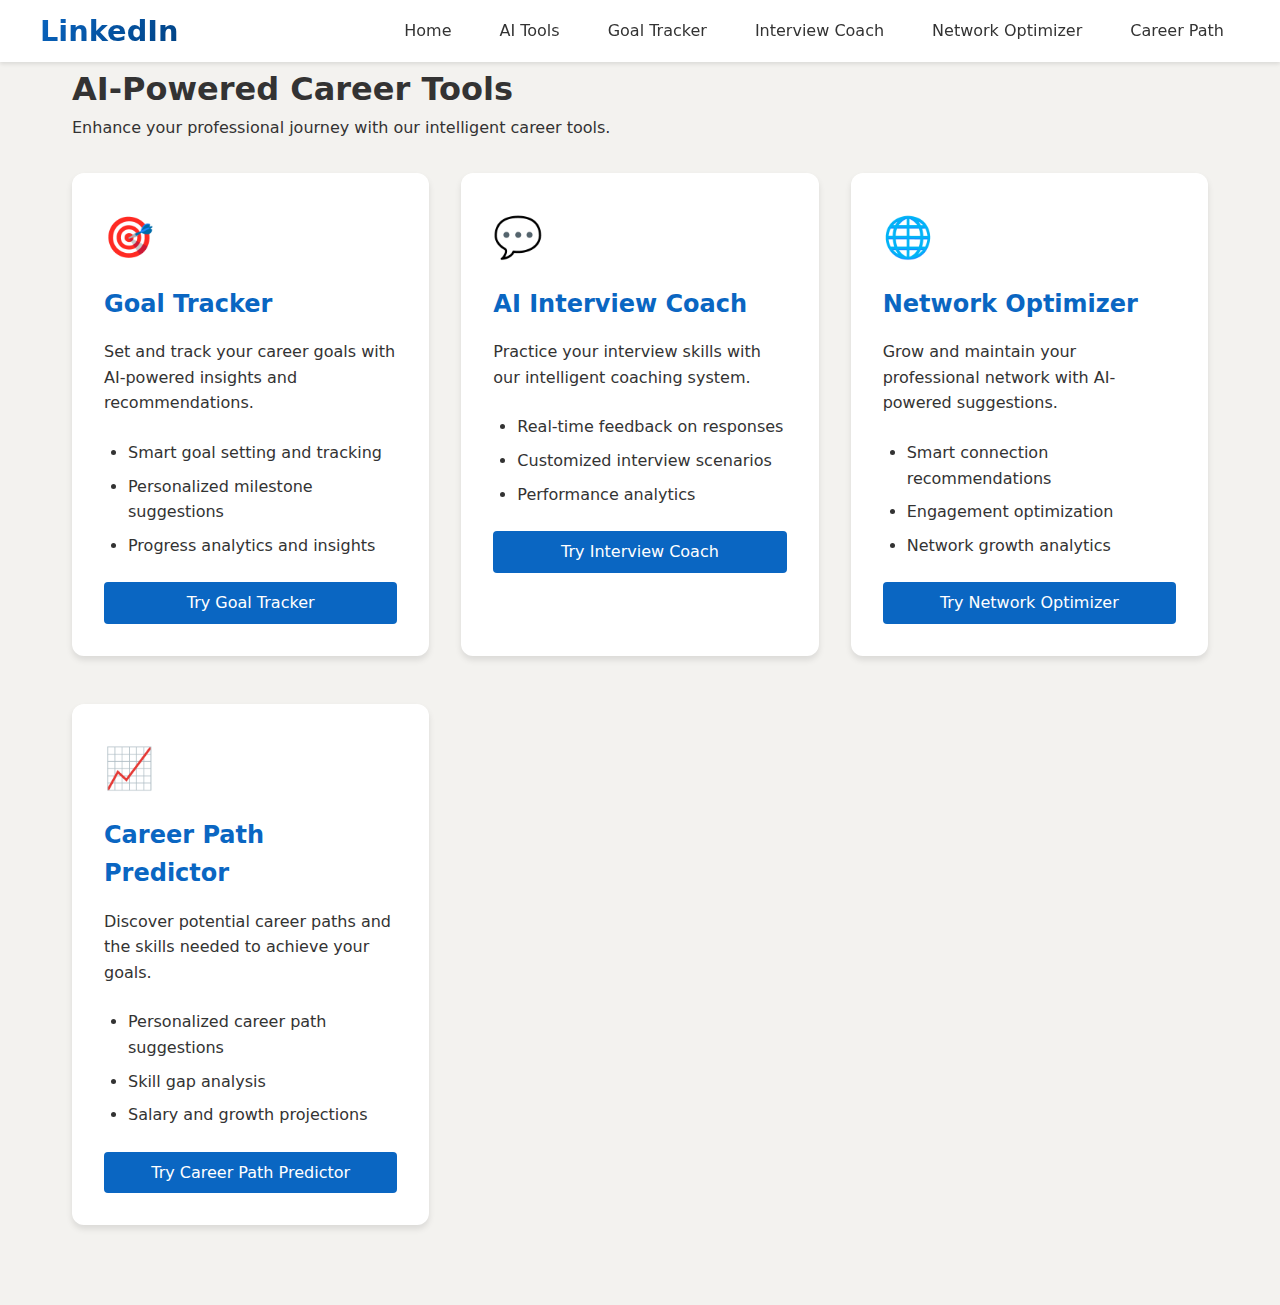
<file: ai-features.html>
<!DOCTYPE html>
<html lang="en">
<head>
    <meta charset="UTF-8">
    <meta name="viewport" content="width=device-width, initial-scale=1.0">
    <title>LinkedIn - AI Features</title>
    <link rel="stylesheet" href="styles.css">
    <style>
        .ai-features {
            max-width: 1200px;
            margin: 2rem auto;
            padding: 2rem;
        }

        .feature-grid {
            display: grid;
            grid-template-columns: repeat(auto-fit, minmax(300px, 1fr));
            gap: 2rem;
            margin-top: 2rem;
        }

        .feature-card {
            background: white;
            border-radius: 12px;
            padding: 2rem;
            box-shadow: 0 4px 6px rgba(0, 0, 0, 0.1);
            transition: transform 0.3s ease, box-shadow 0.3s ease;
        }

        .feature-card:hover {
            transform: translateY(-5px);
            box-shadow: 0 8px 16px rgba(0, 0, 0, 0.1);
        }

        .feature-icon {
            font-size: 2.5rem;
            margin-bottom: 1rem;
            color: var(--primary-color);
        }

        .feature-card h3 {
            color: var(--primary-color);
            margin-bottom: 1rem;
            font-size: 1.5rem;
        }

        .feature-card p {
            color: var(--text-color);
            margin-bottom: 1.5rem;
            line-height: 1.6;
        }

        .feature-benefits {
            margin: 1.5rem 0;
            padding-left: 1.5rem;
        }

        .feature-benefits li {
            margin-bottom: 0.5rem;
            color: var(--text-color);
        }

        .feature-cta {
            margin-top: 1.5rem;
        }

        .feature-cta .btn {
            width: 100%;
            text-align: center;
        }

        @media (max-width: 768px) {
            .ai-features {
                margin: 1rem;
                padding: 1rem;
            }

            .feature-grid {
                grid-template-columns: 1fr;
            }
        }
    </style>
</head>
<body>
    <header class="header">
        <nav class="nav">
            <a href="index.html" class="logo">LinkedIn</a>
            <div class="nav-links">
                <a href="index.html">Home</a>
                <a href="ai-features.html">AI Tools</a>
                <a href="goal-tracker.html">Goal Tracker</a>
                <a href="interview-coach.html">Interview Coach</a>
                <a href="network-optimizer.html">Network Optimizer</a>
                <a href="career-path.html">Career Path</a>
            </div>
        </nav>
    </header>

    <main class="ai-features">
        <h1>AI-Powered Career Tools</h1>
        <p>Enhance your professional journey with our intelligent career tools.</p>

        <div class="feature-grid">
            <div class="feature-card">
                <div class="feature-icon">🎯</div>
                <h3>Goal Tracker</h3>
                <p>Set and track your career goals with AI-powered insights and recommendations.</p>
                <ul class="feature-benefits">
                    <li>Smart goal setting and tracking</li>
                    <li>Personalized milestone suggestions</li>
                    <li>Progress analytics and insights</li>
                </ul>
                <div class="feature-cta">
                    <a href="goal-tracker.html" class="btn">Try Goal Tracker</a>
                </div>
            </div>

            <div class="feature-card">
                <div class="feature-icon">💬</div>
                <h3>AI Interview Coach</h3>
                <p>Practice your interview skills with our intelligent coaching system.</p>
                <ul class="feature-benefits">
                    <li>Real-time feedback on responses</li>
                    <li>Customized interview scenarios</li>
                    <li>Performance analytics</li>
                </ul>
                <div class="feature-cta">
                    <a href="interview-coach.html" class="btn">Try Interview Coach</a>
                </div>
            </div>

            <div class="feature-card">
                <div class="feature-icon">🌐</div>
                <h3>Network Optimizer</h3>
                <p>Grow and maintain your professional network with AI-powered suggestions.</p>
                <ul class="feature-benefits">
                    <li>Smart connection recommendations</li>
                    <li>Engagement optimization</li>
                    <li>Network growth analytics</li>
                </ul>
                <div class="feature-cta">
                    <a href="network-optimizer.html" class="btn">Try Network Optimizer</a>
                </div>
            </div>

            <div class="feature-card">
                <div class="feature-icon">📈</div>
                <h3>Career Path Predictor</h3>
                <p>Discover potential career paths and the skills needed to achieve your goals.</p>
                <ul class="feature-benefits">
                    <li>Personalized career path suggestions</li>
                    <li>Skill gap analysis</li>
                    <li>Salary and growth projections</li>
                </ul>
                <div class="feature-cta">
                    <a href="career-path.html" class="btn">Try Career Path Predictor</a>
                </div>
            </div>
        </div>
    </main>
</body>
</html>
</file>
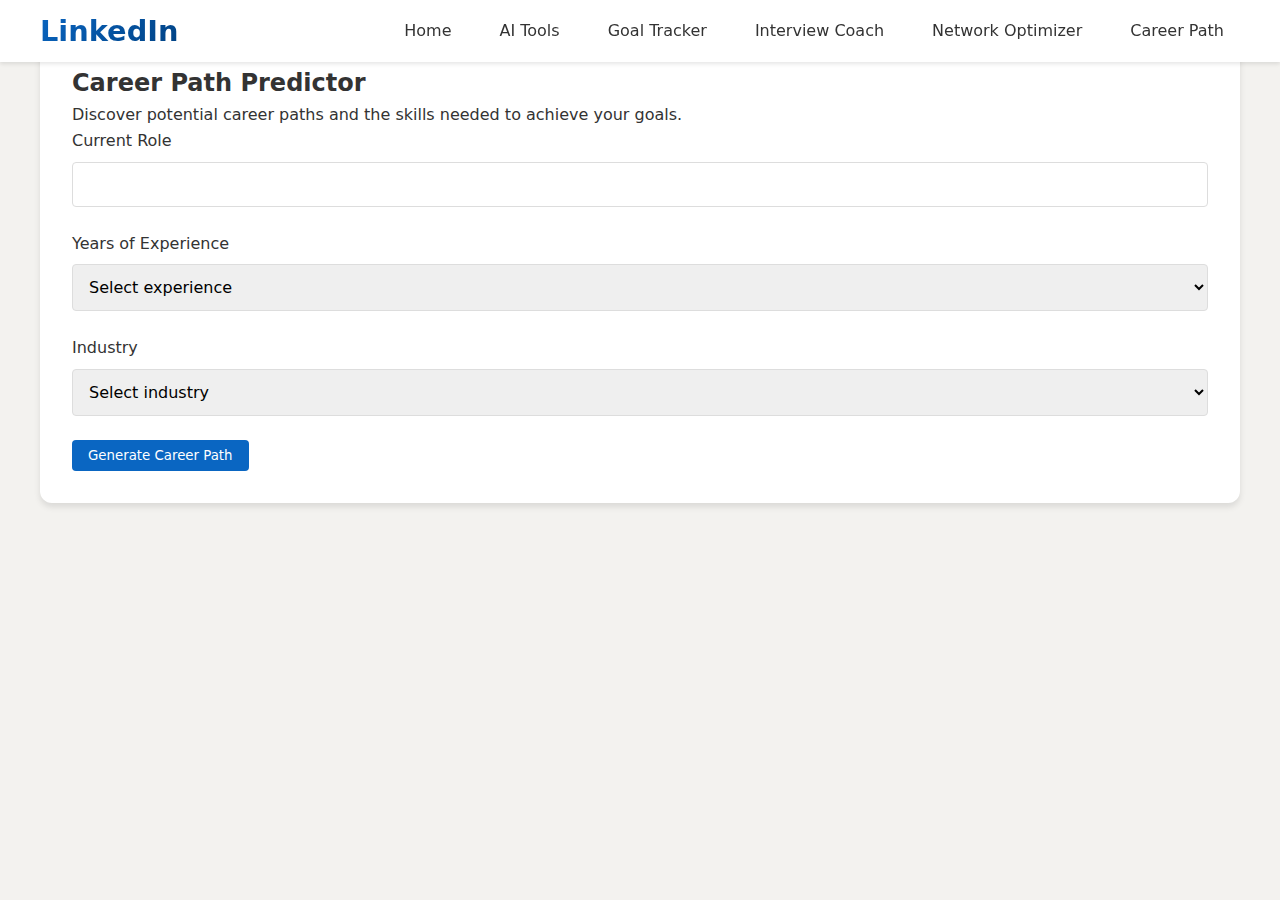
<file: career-path.html>
<!DOCTYPE html>
<html lang="en">
<head>
    <meta charset="UTF-8">
    <meta name="viewport" content="width=device-width, initial-scale=1.0">
    <title>LinkedIn - Career Path Predictor</title>
    <link rel="stylesheet" href="styles.css">
    <style>
        .career-path {
            max-width: 1200px;
            margin: 2rem auto;
            padding: 2rem;
            background: white;
            border-radius: 12px;
            box-shadow: var(--card-shadow);
        }

        .path-form {
            background: white;
            padding: 1.5rem;
            border-radius: 8px;
            margin-bottom: 2rem;
            box-shadow: var(--card-shadow);
        }

        .form-group {
            margin-bottom: 1.5rem;
        }

        .form-group label {
            display: block;
            margin-bottom: 0.5rem;
            color: var(--text-color);
            font-weight: 500;
        }

        .form-group input,
        .form-group select {
            width: 100%;
            padding: 0.75rem;
            border: 1px solid var(--border-color);
            border-radius: 4px;
            font-size: 1rem;
        }

        .form-group input:focus,
        .form-group select:focus {
            border-color: var(--career-path-primary);
            box-shadow: 0 0 0 2px rgba(106, 27, 154, 0.2);
        }

        .path-visualization {
            background: white;
            padding: 2rem;
            border-radius: 8px;
            margin-bottom: 2rem;
            box-shadow: var(--card-shadow);
        }

        .path-timeline {
            display: flex;
            justify-content: space-between;
            align-items: center;
            margin: 2rem 0;
            position: relative;
        }

        .path-timeline::before {
            content: '';
            position: absolute;
            top: 50%;
            left: 0;
            right: 0;
            height: 2px;
            background: var(--gradient-career);
            z-index: 1;
        }

        .path-node {
            background: white;
            width: 50px;
            height: 50px;
            border-radius: 50%;
            display: flex;
            align-items: center;
            justify-content: center;
            border: 2px solid var(--career-path-primary);
            position: relative;
            z-index: 2;
            cursor: pointer;
            transition: all 0.3s ease;
        }

        .path-node:hover {
            transform: scale(1.1);
            background: var(--career-path-accent);
            color: white;
        }

        .path-node.active {
            background: var(--career-path-primary);
            color: white;
        }

        .path-details {
            background: white;
            padding: 1.5rem;
            border-radius: 8px;
            margin-top: 2rem;
            box-shadow: var(--card-shadow);
        }

        .salary-progress {
            width: 100%;
            height: 8px;
            background: var(--border-color);
            border-radius: 4px;
            margin: 1rem 0;
            overflow: hidden;
        }

        .salary-bar {
            height: 100%;
            background: var(--gradient-career);
            width: 0%;
            transition: width 0.3s ease;
        }

        .ai-insights {
            margin-top: 2rem;
            padding: 1.5rem;
            background: white;
            border-radius: 8px;
            border-left: 4px solid var(--career-path-primary);
            box-shadow: var(--card-shadow);
        }

        .insight-item {
            margin-bottom: 1rem;
            padding: 1rem;
            background: var(--career-path-accent);
            color: white;
            border-radius: 4px;
            box-shadow: var(--card-shadow);
        }

        .btn-submit {
            background: var(--gradient-career);
            color: white;
            border: none;
            padding: 0.75rem 1.5rem;
            border-radius: 4px;
            cursor: pointer;
            transition: transform 0.2s ease;
        }

        .btn-submit:hover {
            transform: translateY(-2px);
        }

        .path-node::after {
            content: attr(data-title);
            position: absolute;
            bottom: -30px;
            left: 50%;
            transform: translateX(-50%);
            white-space: nowrap;
            color: #333;
            font-size: 0.9rem;
        }

        @media (max-width: 768px) {
            .career-path {
                margin: 1rem;
                padding: 1rem;
            }

            .path-nodes {
                flex-direction: column;
                align-items: center;
                gap: 2rem;
            }

            .path-line {
                display: none;
            }

            .path-node::after {
                bottom: auto;
                left: 100%;
                top: 50%;
                transform: translateY(-50%);
                margin-left: 1rem;
            }
        }
    </style>
</head>
<body>
    <header class="header">
        <nav class="nav">
            <a href="index.html" class="logo">LinkedIn</a>
            <div class="nav-links">
                <a href="index.html">Home</a>
                <a href="ai-features.html">AI Tools</a>
                <a href="goal-tracker.html">Goal Tracker</a>
                <a href="interview-coach.html">Interview Coach</a>
                <a href="network-optimizer.html">Network Optimizer</a>
                <a href="career-path.html">Career Path</a>
            </div>
        </nav>
    </header>

    <main class="career-path">
        <h2>Career Path Predictor</h2>
        <p>Discover potential career paths and the skills needed to achieve your goals.</p>

        <form id="careerForm">
            <div class="form-group">
                <label for="currentRole">Current Role</label>
                <input type="text" id="currentRole" required>
            </div>

            <div class="form-group">
                <label for="experience">Years of Experience</label>
                <select id="experience" required>
                    <option value="">Select experience</option>
                    <option value="0-2">0-2 years</option>
                    <option value="3-5">3-5 years</option>
                    <option value="6-10">6-10 years</option>
                    <option value="10+">10+ years</option>
                </select>
            </div>

            <div class="form-group">
                <label for="industry">Industry</label>
                <select id="industry" required>
                    <option value="">Select industry</option>
                    <option value="tech">Technology</option>
                    <option value="finance">Finance</option>
                    <option value="healthcare">Healthcare</option>
                    <option value="education">Education</option>
                </select>
            </div>

            <button type="submit" class="btn">Generate Career Path</button>
        </form>

        <div class="path-visualization" id="pathVisualization" style="display: none;">
            <div class="path-line"></div>
            <div class="path-nodes">
                <div class="path-node active" data-title="Current Role" onclick="showPathDetails('current')">1</div>
                <div class="path-node" data-title="Next Step" onclick="showPathDetails('next')">2</div>
                <div class="path-node" data-title="Mid Career" onclick="showPathDetails('mid')">3</div>
                <div class="path-node" data-title="Senior Level" onclick="showPathDetails('senior')">4</div>
                <div class="path-node" data-title="Leadership" onclick="showPathDetails('leadership')">5</div>
            </div>
        </div>

        <div class="path-details" id="pathDetails" style="display: none;">
            <div class="detail-section">
                <h3>Role Overview</h3>
                <p id="roleDescription"></p>
            </div>

            <div class="detail-section">
                <h3>Required Skills</h3>
                <div class="skill-list" id="requiredSkills"></div>
            </div>

            <div class="detail-section">
                <h3>Salary Range</h3>
                <div class="salary-range">
                    <span id="minSalary"></span>
                    <div class="salary-bar">
                        <div class="salary-progress" id="salaryProgress"></div>
                    </div>
                    <span id="maxSalary"></span>
                </div>
            </div>

            <div class="detail-section">
                <h3>Growth Opportunities</h3>
                <p id="growthOpportunities"></p>
            </div>
        </div>

        <div class="ai-insights" id="aiInsights" style="display: none;">
            <h3>AI Career Insights</h3>
            <div class="insight-item">
                <div class="insight-title">Skill Development</div>
                <div class="insight-text">
                    Based on your current skills and experience, we recommend focusing on these areas for career advancement.
                </div>
            </div>
            <div class="insight-item">
                <div class="insight-title">Industry Trends</div>
                <div class="insight-text">
                    The demand for professionals with your skill set is expected to grow by 15% in the next 5 years.
                </div>
            </div>
        </div>
    </main>

    <script>
        const careerForm = document.getElementById('careerForm');
        const pathVisualization = document.getElementById('pathVisualization');
        const pathDetails = document.getElementById('pathDetails');
        const aiInsights = document.getElementById('aiInsights');

        // Sample career path data
        const careerPaths = {
            tech: {
                current: {
                    title: "Software Engineer",
                    description: "Entry-level position focusing on coding and development tasks.",
                    skills: ["JavaScript", "HTML", "CSS", "Git"],
                    salary: { min: 60000, max: 90000 }
                },
                next: {
                    title: "Senior Software Engineer",
                    description: "Mid-level position with more responsibility and technical leadership.",
                    skills: ["React", "Node.js", "AWS", "System Design"],
                    salary: { min: 90000, max: 130000 }
                },
                mid: {
                    title: "Tech Lead",
                    description: "Leading technical projects and mentoring junior developers.",
                    skills: ["Architecture", "Team Leadership", "Project Management"],
                    salary: { min: 130000, max: 160000 }
                },
                senior: {
                    title: "Engineering Manager",
                    description: "Managing engineering teams and technical strategy.",
                    skills: ["People Management", "Strategic Planning", "Budgeting"],
                    salary: { min: 160000, max: 200000 }
                },
                leadership: {
                    title: "CTO",
                    description: "Leading the entire technical organization and strategy.",
                    skills: ["Executive Leadership", "Business Strategy", "Innovation"],
                    salary: { min: 200000, max: 300000 }
                }
            }
        };

        function showPathDetails(level) {
            // Update active node
            document.querySelectorAll('.path-node').forEach(node => {
                node.classList.remove('active');
            });
            event.target.classList.add('active');

            // Get current industry
            const industry = document.getElementById('industry').value;
            const pathData = careerPaths[industry][level];

            // Update details
            document.getElementById('roleDescription').textContent = pathData.description;
            
            const skillsList = document.getElementById('requiredSkills');
            skillsList.innerHTML = pathData.skills.map(skill => 
                `<span class="skill-tag">${skill}</span>`
            ).join('');

            document.getElementById('minSalary').textContent = `$${pathData.salary.min.toLocaleString()}`;
            document.getElementById('maxSalary').textContent = `$${pathData.salary.max.toLocaleString()}`;
            
            const salaryRange = pathData.salary.max - pathData.salary.min;
            const progress = ((pathData.salary.min - 60000) / (300000 - 60000)) * 100;
            document.getElementById('salaryProgress').style.width = `${progress}%`;

            document.getElementById('growthOpportunities').textContent = 
                `This role offers opportunities for ${level === 'leadership' ? 'board positions and industry leadership' : 'further advancement in technical and management roles'}.`;
        }

        careerForm.addEventListener('submit', function(e) {
            e.preventDefault();
            
            // Show visualization and details
            pathVisualization.style.display = 'block';
            pathDetails.style.display = 'block';
            aiInsights.style.display = 'block';

            // Show initial path details
            showPathDetails('current');
        });
    </script>
</body>
</html>
</file>
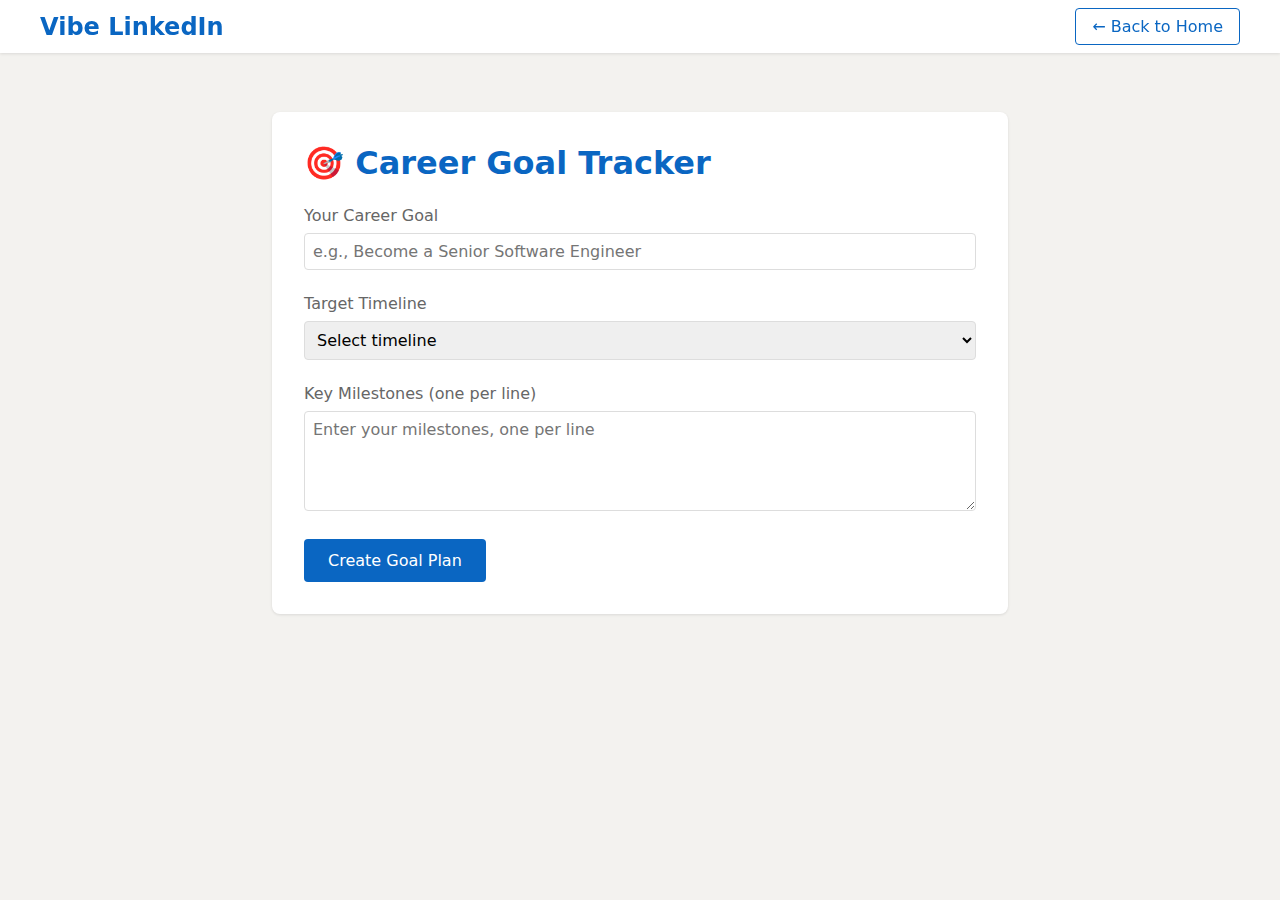
<file: goal-tracker.html>
<!DOCTYPE html>
<html lang="en">
<head>
    <meta charset="UTF-8">
    <meta name="viewport" content="width=device-width, initial-scale=1.0">
    <title>Career Goal Tracker - Vibe LinkedIn</title>
    <style>
        * {
            margin: 0;
            padding: 0;
            box-sizing: border-box;
            font-family: -apple-system, system-ui, BlinkMacSystemFont, "Segoe UI", Roboto, "Helvetica Neue", Arial, sans-serif;
        }

        body {
            background-color: #f3f2ef;
        }

        .header {
            background-color: white;
            padding: 0.5rem 1rem;
            box-shadow: 0 1px 3px rgba(0,0,0,0.1);
            position: fixed;
            width: 100%;
            top: 0;
            z-index: 100;
        }

        .nav {
            display: flex;
            justify-content: space-between;
            align-items: center;
            max-width: 1200px;
            margin: 0 auto;
        }

        .logo {
            color: #0a66c2;
            font-size: 1.5rem;
            font-weight: bold;
            text-decoration: none;
        }

        .back-btn {
            color: #0a66c2;
            text-decoration: none;
            padding: 0.5rem 1rem;
            border: 1px solid #0a66c2;
            border-radius: 4px;
        }

        .main-content {
            max-width: 800px;
            margin: 5rem auto;
            padding: 2rem;
        }

        .goal-section {
            background-color: white;
            padding: 2rem;
            border-radius: 8px;
            box-shadow: 0 1px 3px rgba(0,0,0,0.1);
            margin-bottom: 2rem;
        }

        h1 {
            color: #0a66c2;
            margin-bottom: 1.5rem;
        }

        .form-group {
            margin-bottom: 1.5rem;
        }

        label {
            display: block;
            margin-bottom: 0.5rem;
            color: #666;
        }

        input, textarea, select {
            width: 100%;
            padding: 0.5rem;
            border: 1px solid #ddd;
            border-radius: 4px;
            font-size: 1rem;
        }

        textarea {
            min-height: 100px;
            resize: vertical;
        }

        .btn {
            background-color: #0a66c2;
            color: white;
            padding: 0.75rem 1.5rem;
            border: none;
            border-radius: 4px;
            cursor: pointer;
            font-size: 1rem;
        }

        .btn:hover {
            background-color: #004182;
        }

        .goal-card {
            background-color: white;
            padding: 1.5rem;
            border-radius: 8px;
            box-shadow: 0 1px 3px rgba(0,0,0,0.1);
            margin-bottom: 1rem;
        }

        .goal-title {
            color: #0a66c2;
            font-size: 1.2rem;
            margin-bottom: 0.5rem;
        }

        .goal-description {
            color: #666;
            margin-bottom: 1rem;
        }

        .progress-bar {
            height: 8px;
            background-color: #e6f2ff;
            border-radius: 4px;
            margin-bottom: 1rem;
        }

        .progress {
            height: 100%;
            background-color: #0a66c2;
            border-radius: 4px;
            width: 0%;
            transition: width 0.3s ease;
        }

        .milestones {
            margin-top: 1rem;
        }

        .milestone {
            display: flex;
            align-items: center;
            margin-bottom: 0.5rem;
        }

        .milestone input[type="checkbox"] {
            margin-right: 0.5rem;
        }

        .milestone.completed {
            color: #666;
            text-decoration: line-through;
        }

        .loading {
            display: none;
            text-align: center;
            margin: 1rem 0;
        }

        .loading::after {
            content: "...";
            animation: dots 1.5s steps(5, end) infinite;
        }

        @keyframes dots {
            0%, 20% { content: "."; }
            40% { content: ".."; }
            60%, 100% { content: "..."; }
        }
    </style>
</head>
<body>
    <header class="header">
        <nav class="nav">
            <a href="index.html" class="logo">Vibe LinkedIn</a>
            <a href="index.html" class="back-btn">← Back to Home</a>
        </nav>
    </header>

    <main class="main-content">
        <div class="goal-section">
            <h1>🎯 Career Goal Tracker</h1>
            
            <form id="goalForm">
                <div class="form-group">
                    <label for="goal">Your Career Goal</label>
                    <input type="text" id="goal" placeholder="e.g., Become a Senior Software Engineer" required>
                </div>

                <div class="form-group">
                    <label for="timeline">Target Timeline</label>
                    <select id="timeline" required>
                        <option value="">Select timeline</option>
                        <option value="3">3 months</option>
                        <option value="6">6 months</option>
                        <option value="12">1 year</option>
                        <option value="24">2 years</option>
                    </select>
                </div>

                <div class="form-group">
                    <label for="milestones">Key Milestones (one per line)</label>
                    <textarea id="milestones" placeholder="Enter your milestones, one per line" required></textarea>
                </div>

                <button type="submit" class="btn">Create Goal Plan</button>
            </form>
        </div>

        <div class="loading" id="loading">Creating your personalized goal plan</div>

        <div id="goalPlan" style="display: none;">
            <div class="goal-card">
                <h2 class="goal-title">Become a Senior Software Engineer</h2>
                <p class="goal-description">Target completion: 1 year from now</p>
                <div class="progress-bar">
                    <div class="progress" style="width: 25%"></div>
                </div>
                <div class="milestones">
                    <div class="milestone">
                        <input type="checkbox" checked>
                        <span class="completed">Complete advanced JavaScript course</span>
                    </div>
                    <div class="milestone">
                        <input type="checkbox" checked>
                        <span class="completed">Learn React and Redux</span>
                    </div>
                    <div class="milestone">
                        <input type="checkbox">
                        <span>Master system design principles</span>
                    </div>
                    <div class="milestone">
                        <input type="checkbox">
                        <span>Lead a team project</span>
                    </div>
                    <div class="milestone">
                        <input type="checkbox">
                        <span>Get AWS certification</span>
                    </div>
                </div>
            </div>
        </div>
    </main>

    <script>
        document.getElementById('goalForm').addEventListener('submit', function(e) {
            e.preventDefault();
            
            // Show loading state
            document.getElementById('loading').style.display = 'block';
            
            // Simulate AI processing
            setTimeout(() => {
                document.getElementById('loading').style.display = 'none';
                document.getElementById('goalPlan').style.display = 'block';
                
                // In a real implementation, this would call an AI API
                // and generate a personalized goal plan based on the input
            }, 2000);
        });

        // Update progress bar based on completed milestones
        document.querySelectorAll('.milestone input[type="checkbox"]').forEach(checkbox => {
            checkbox.addEventListener('change', function() {
                const totalMilestones = document.querySelectorAll('.milestone').length;
                const completedMilestones = document.querySelectorAll('.milestone input[type="checkbox"]:checked').length;
                const progress = (completedMilestones / totalMilestones) * 100;
                document.querySelector('.progress').style.width = `${progress}%`;
                
                if (this.checked) {
                    this.nextElementSibling.classList.add('completed');
                } else {
                    this.nextElementSibling.classList.remove('completed');
                }
            });
        });
    </script>
</body>
</html>
</file>
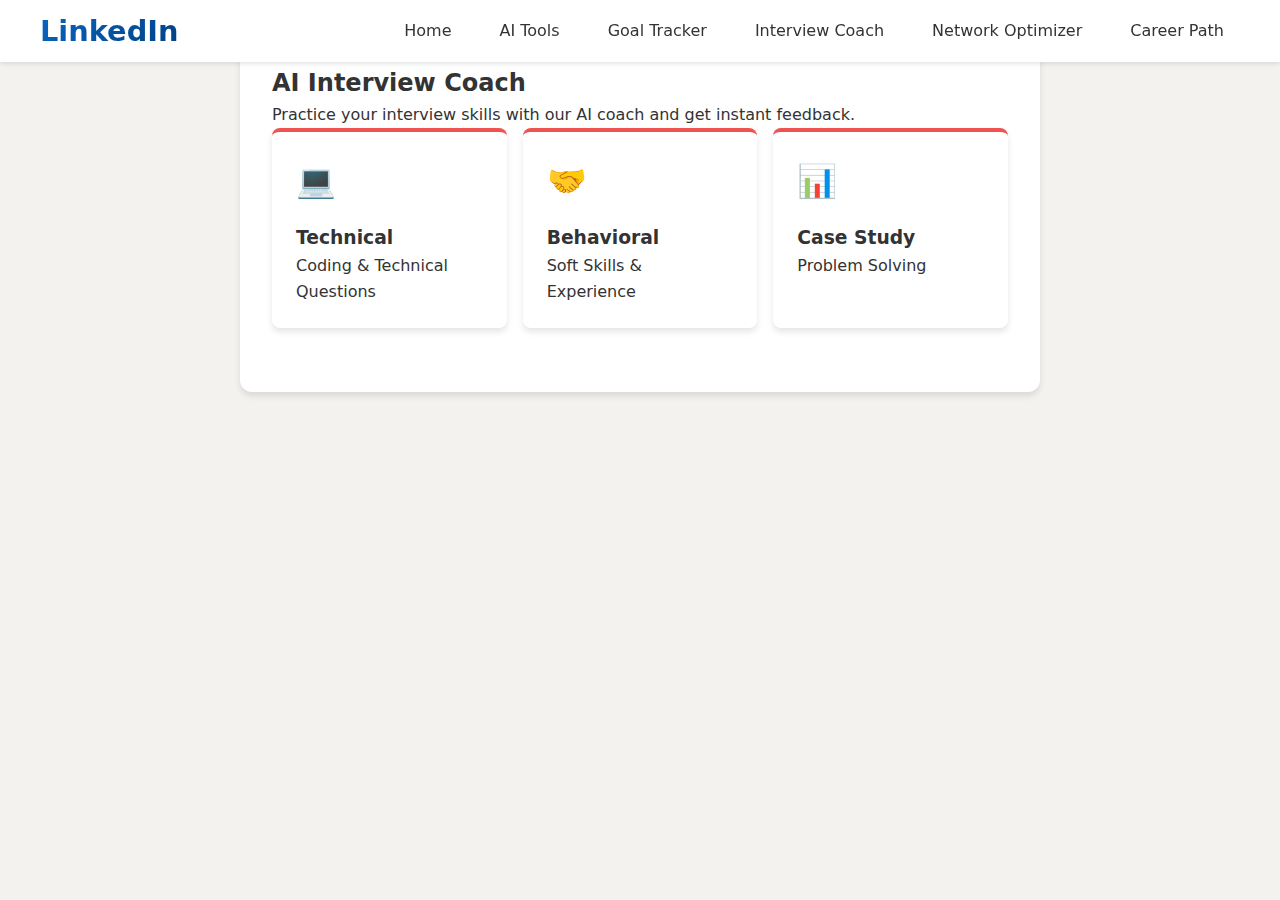
<file: interview-coach.html>
<!DOCTYPE html>
<html lang="en">
<head>
    <meta charset="UTF-8">
    <meta name="viewport" content="width=device-width, initial-scale=1.0">
    <title>LinkedIn - AI Interview Coach</title>
    <link rel="stylesheet" href="styles.css">
    <style>
        .interview-coach {
            max-width: 800px;
            margin: 2rem auto;
            padding: 2rem;
            background: white;
            border-radius: 12px;
            box-shadow: var(--card-shadow);
        }

        .interview-types {
            display: grid;
            grid-template-columns: repeat(auto-fit, minmax(200px, 1fr));
            gap: 1rem;
            margin-bottom: 2rem;
        }

        .type-card {
            background: white;
            padding: 1.5rem;
            border-radius: 8px;
            cursor: pointer;
            transition: all 0.3s ease;
            border-top: 4px solid var(--interview-coach-accent);
            box-shadow: var(--card-shadow);
        }

        .type-card:hover {
            transform: translateY(-5px);
            box-shadow: var(--card-hover-shadow);
        }

        .type-card.selected {
            background: var(--interview-coach-accent);
            color: white;
        }

        .type-icon {
            font-size: 2rem;
            margin-bottom: 1rem;
        }

        .interview-container {
            margin-top: 2rem;
        }

        .question-card {
            background: white;
            border: 1px solid var(--border-color);
            border-radius: 8px;
            padding: 1.5rem;
            margin-bottom: 1rem;
            box-shadow: var(--card-shadow);
        }

        .question-text {
            color: #333;
            font-size: 1.2rem;
            margin-bottom: 1rem;
        }

        .response-input {
            width: 100%;
            padding: 1rem;
            border: 1px solid var(--border-color);
            border-radius: 4px;
            margin: 1rem 0;
            min-height: 100px;
            resize: vertical;
        }

        .response-input:focus {
            border-color: var(--interview-coach-primary);
            box-shadow: 0 0 0 2px rgba(198, 40, 40, 0.2);
        }

        .action-buttons {
            display: flex;
            gap: 1rem;
            margin-top: 1rem;
        }

        .action-buttons button {
            background: var(--gradient-interview);
            color: white;
            border: none;
            padding: 0.5rem 1rem;
            border-radius: 4px;
            cursor: pointer;
            transition: transform 0.2s ease;
        }

        .action-buttons button:hover {
            transform: translateY(-2px);
        }

        .feedback-section {
            margin-top: 2rem;
            padding: 1.5rem;
            background: white;
            border-radius: 8px;
            border-left: 4px solid var(--interview-coach-primary);
            box-shadow: var(--card-shadow);
        }

        .feedback-item {
            margin-bottom: 1rem;
            padding: 1rem;
            background: var(--interview-coach-accent);
            color: white;
            border-radius: 4px;
            box-shadow: var(--card-shadow);
        }

        .feedback-title {
            color: #0a66c2;
            font-weight: 500;
            margin-bottom: 0.5rem;
        }

        .feedback-text {
            color: #333;
            line-height: 1.5;
        }

        .progress-container {
            width: 100%;
            height: 8px;
            background: var(--border-color);
            border-radius: 4px;
            margin: 1rem 0;
            overflow: hidden;
        }

        .progress-bar {
            height: 100%;
            background: var(--gradient-interview);
            width: 0%;
            transition: width 0.3s ease;
        }

        @media (max-width: 768px) {
            .interview-coach {
                margin: 1rem;
                padding: 1rem;
            }

            .interview-types {
                grid-template-columns: 1fr;
            }

            .action-buttons {
                flex-direction: column;
            }
        }
    </style>
</head>
<body>
    <header class="header">
        <nav class="nav">
            <a href="index.html" class="logo">LinkedIn</a>
            <div class="nav-links">
                <a href="index.html">Home</a>
                <a href="ai-features.html">AI Tools</a>
                <a href="goal-tracker.html">Goal Tracker</a>
                <a href="interview-coach.html">Interview Coach</a>
                <a href="network-optimizer.html">Network Optimizer</a>
                <a href="career-path.html">Career Path</a>
            </div>
        </nav>
    </header>

    <main class="interview-coach">
        <h2>AI Interview Coach</h2>
        <p>Practice your interview skills with our AI coach and get instant feedback.</p>

        <div class="interview-types">
            <div class="type-card" onclick="selectType(this, 'technical')">
                <div class="type-icon">💻</div>
                <h3>Technical</h3>
                <p>Coding & Technical Questions</p>
            </div>
            <div class="type-card" onclick="selectType(this, 'behavioral')">
                <div class="type-icon">🤝</div>
                <h3>Behavioral</h3>
                <p>Soft Skills & Experience</p>
            </div>
            <div class="type-card" onclick="selectType(this, 'case')">
                <div class="type-icon">📊</div>
                <h3>Case Study</h3>
                <p>Problem Solving</p>
            </div>
        </div>

        <div class="interview-container" id="interviewContainer" style="display: none;">
            <div class="progress-container">
                <div class="progress-bar" id="interviewProgress"></div>
            </div>

            <div class="question-card">
                <p class="question-text" id="currentQuestion"></p>
                <textarea class="response-input" id="responseInput" placeholder="Type your response here..."></textarea>
                <div class="action-buttons">
                    <button class="btn" onclick="submitResponse()">Submit Response</button>
                    <button class="btn" onclick="skipQuestion()">Skip Question</button>
                </div>
            </div>

            <div class="feedback-section" id="feedbackSection" style="display: none;">
                <h3>AI Feedback</h3>
                <div class="feedback-item">
                    <div class="feedback-title">Strengths</div>
                    <div class="feedback-text" id="strengthsFeedback"></div>
                </div>
                <div class="feedback-item">
                    <div class="feedback-title">Areas for Improvement</div>
                    <div class="feedback-text" id="improvementsFeedback"></div>
                </div>
                <div class="feedback-item">
                    <div class="feedback-title">Suggested Answer</div>
                    <div class="feedback-text" id="suggestedAnswer"></div>
                </div>
            </div>
        </div>
    </main>

    <script>
        const interviewTypes = {
            technical: [
                "Explain the difference between synchronous and asynchronous programming.",
                "How would you optimize a slow database query?",
                "Describe your approach to debugging a complex issue."
            ],
            behavioral: [
                "Tell me about a time you faced a difficult challenge at work.",
                "How do you handle conflicts within your team?",
                "Describe a situation where you had to learn something new quickly."
            ],
            case: [
                "How would you design a scalable social media platform?",
                "Estimate the market size for electric vehicles in your country.",
                "How would you improve user engagement on our platform?"
            ]
        };

        let currentType = '';
        let currentQuestionIndex = 0;
        let totalQuestions = 0;

        function selectType(element, type) {
            document.querySelectorAll('.type-card').forEach(card => {
                card.classList.remove('selected');
            });
            element.classList.add('selected');
            currentType = type;
            startInterview();
        }

        function startInterview() {
            const container = document.getElementById('interviewContainer');
            container.style.display = 'block';
            currentQuestionIndex = 0;
            totalQuestions = interviewTypes[currentType].length;
            updateProgress();
            showNextQuestion();
        }

        function updateProgress() {
            const progress = (currentQuestionIndex / totalQuestions) * 100;
            document.getElementById('interviewProgress').style.width = `${progress}%`;
        }

        function showNextQuestion() {
            if (currentQuestionIndex < totalQuestions) {
                document.getElementById('currentQuestion').textContent = interviewTypes[currentType][currentQuestionIndex];
                document.getElementById('responseInput').value = '';
                document.getElementById('feedbackSection').style.display = 'none';
            } else {
                document.getElementById('interviewContainer').innerHTML = `
                    <div class="question-card">
                        <h3>Interview Complete!</h3>
                        <p>You've completed all the questions. Would you like to try another interview type?</p>
                        <button class="btn" onclick="resetInterview()">Start New Interview</button>
                    </div>
                `;
            }
        }

        function submitResponse() {
            const response = document.getElementById('responseInput').value.trim();
            if (!response) {
                alert('Please enter your response before submitting.');
                return;
            }

            // Show feedback
            const feedbackSection = document.getElementById('feedbackSection');
            feedbackSection.style.display = 'block';

            // Generate sample feedback (in a real implementation, this would come from an AI API)
            document.getElementById('strengthsFeedback').textContent = 
                "Your response shows good technical understanding and clear communication.";
            document.getElementById('improvementsFeedback').textContent = 
                "Consider providing more specific examples and quantifying your achievements.";
            document.getElementById('suggestedAnswer').textContent = 
                "A more comprehensive answer would include specific examples, metrics, and a clear structure.";

            // Move to next question after a delay
            setTimeout(() => {
                currentQuestionIndex++;
                updateProgress();
                showNextQuestion();
            }, 3000);
        }

        function skipQuestion() {
            currentQuestionIndex++;
            updateProgress();
            showNextQuestion();
        }

        function resetInterview() {
            document.getElementById('interviewContainer').style.display = 'none';
            document.querySelectorAll('.type-card').forEach(card => {
                card.classList.remove('selected');
            });
            currentType = '';
        }
    </script>
</body>
</html>
</file>
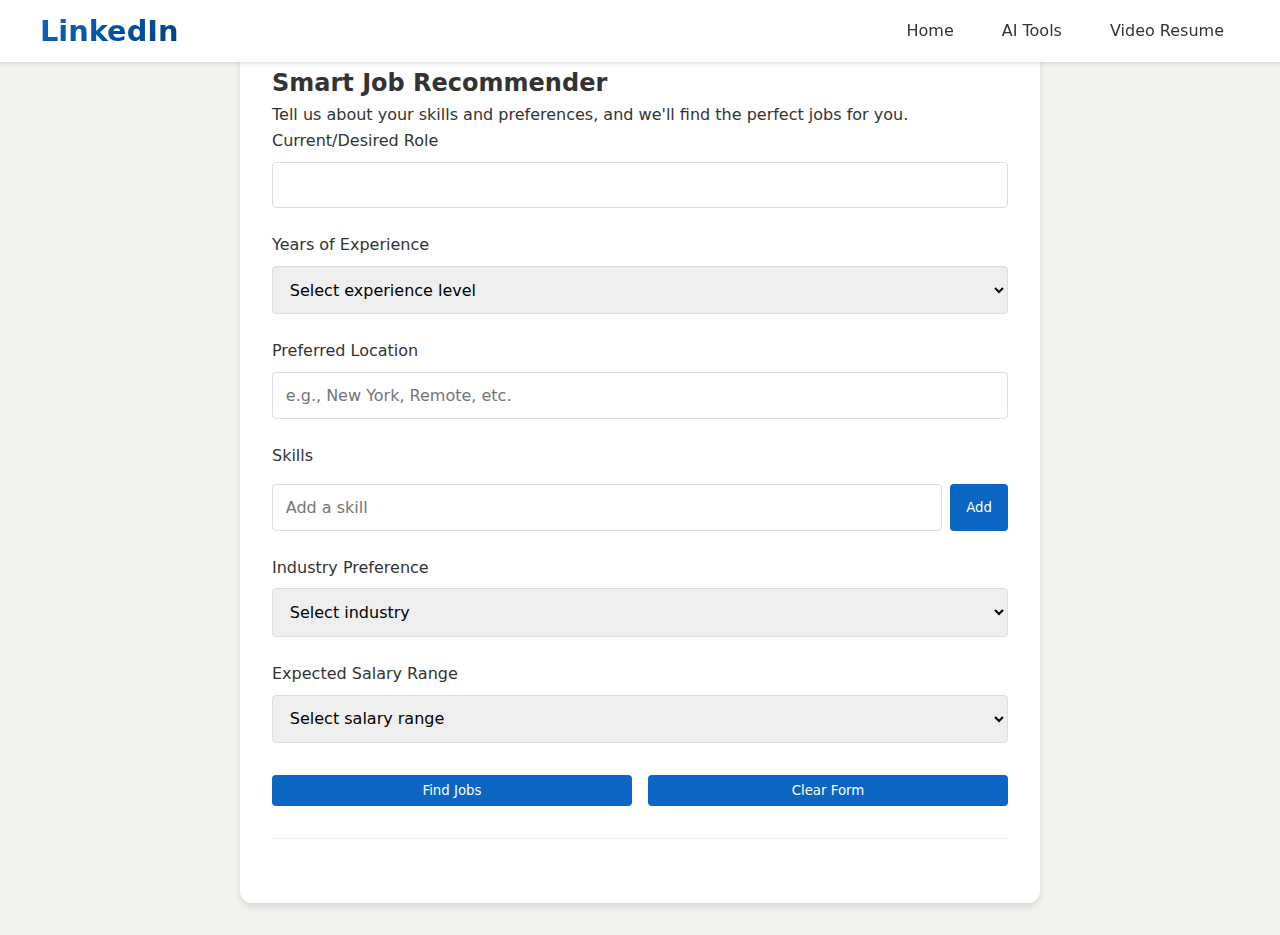
<file: job-recommender.html>
<!DOCTYPE html>
<html lang="en">
<head>
    <meta charset="UTF-8">
    <meta name="viewport" content="width=device-width, initial-scale=1.0">
    <title>LinkedIn - Smart Job Recommender</title>
    <link rel="stylesheet" href="styles.css">
    <style>
        .job-recommender {
            max-width: 800px;
            margin: 2rem auto;
            padding: 2rem;
            background: white;
            border-radius: 12px;
            box-shadow: 0 4px 6px rgba(0, 0, 0, 0.1);
        }

        .form-group {
            margin-bottom: 1.5rem;
        }

        .form-group label {
            display: block;
            margin-bottom: 0.5rem;
            color: #333;
            font-weight: 500;
        }

        .form-group input,
        .form-group textarea,
        .form-group select {
            width: 100%;
            padding: 0.8rem;
            border: 1px solid #ddd;
            border-radius: 4px;
            font-size: 1rem;
        }

        .skill-tags {
            display: flex;
            flex-wrap: wrap;
            gap: 0.5rem;
            margin-top: 0.5rem;
        }

        .skill-tag {
            background-color: #e1f3ff;
            color: #0a66c2;
            padding: 0.3rem 0.8rem;
            border-radius: 20px;
            font-size: 0.9rem;
            display: flex;
            align-items: center;
            gap: 0.5rem;
        }

        .skill-tag button {
            background: none;
            border: none;
            color: #0a66c2;
            cursor: pointer;
            font-size: 1rem;
        }

        .add-skill {
            display: flex;
            gap: 0.5rem;
            margin-top: 0.5rem;
        }

        .add-skill input {
            flex: 1;
        }

        .job-results {
            margin-top: 2rem;
            padding-top: 2rem;
            border-top: 1px solid #eee;
        }

        .job-card {
            background: white;
            border: 1px solid #ddd;
            border-radius: 8px;
            padding: 1.5rem;
            margin-bottom: 1rem;
            transition: transform 0.3s ease;
        }

        .job-card:hover {
            transform: translateY(-5px);
            box-shadow: 0 4px 12px rgba(0, 0, 0, 0.1);
        }

        .job-title {
            color: #0a66c2;
            font-size: 1.2rem;
            font-weight: 600;
            margin-bottom: 0.5rem;
        }

        .company-name {
            color: #666;
            font-size: 1rem;
            margin-bottom: 0.5rem;
        }

        .job-location {
            color: #666;
            font-size: 0.9rem;
            margin-bottom: 1rem;
        }

        .job-description {
            color: #333;
            line-height: 1.5;
            margin-bottom: 1rem;
        }

        .job-meta {
            display: flex;
            gap: 1rem;
            color: #666;
            font-size: 0.9rem;
        }

        .match-score {
            display: inline-block;
            padding: 0.3rem 0.8rem;
            background-color: #e1f3ff;
            color: #0a66c2;
            border-radius: 20px;
            font-size: 0.9rem;
            font-weight: 500;
        }

        .action-buttons {
            display: flex;
            gap: 1rem;
            margin-top: 2rem;
        }

        .action-buttons button {
            flex: 1;
        }

        .ai-insights {
            margin-top: 2rem;
            padding: 1.5rem;
            background: #f8f9fa;
            border-radius: 8px;
            border-left: 4px solid #0a66c2;
        }

        .ai-insights h3 {
            color: #0a66c2;
            margin-bottom: 1rem;
        }

        .insight-item {
            margin-bottom: 1rem;
            padding: 1rem;
            background: white;
            border-radius: 4px;
            box-shadow: 0 1px 3px rgba(0,0,0,0.1);
        }

        .insight-item p {
            margin-bottom: 0.5rem;
        }

        @media (max-width: 768px) {
            .job-recommender {
                margin: 1rem;
                padding: 1rem;
            }

            .action-buttons {
                flex-direction: column;
            }

            .job-meta {
                flex-direction: column;
                gap: 0.5rem;
            }
        }
    </style>
</head>
<body>
    <header class="header">
        <nav class="nav">
            <a href="index.html" class="logo">LinkedIn</a>
            <div class="nav-links">
                <a href="index.html">Home</a>
                <a href="ai-features.html">AI Tools</a>
                <a href="#video">Video Resume</a>
            </div>
        </nav>
    </header>

    <main class="job-recommender">
        <h2>Smart Job Recommender</h2>
        <p>Tell us about your skills and preferences, and we'll find the perfect jobs for you.</p>

        <form id="jobForm">
            <div class="form-group">
                <label for="currentRole">Current/Desired Role</label>
                <input type="text" id="currentRole" required>
            </div>

            <div class="form-group">
                <label for="experienceLevel">Years of Experience</label>
                <select id="experienceLevel" required>
                    <option value="">Select experience level</option>
                    <option value="entry">Entry Level (0-2 years)</option>
                    <option value="mid">Mid Level (3-5 years)</option>
                    <option value="senior">Senior Level (6-10 years)</option>
                    <option value="expert">Expert Level (10+ years)</option>
                </select>
            </div>

            <div class="form-group">
                <label for="location">Preferred Location</label>
                <input type="text" id="location" placeholder="e.g., New York, Remote, etc.">
            </div>

            <div class="form-group">
                <label>Skills</label>
                <div class="skill-tags" id="skillTags"></div>
                <div class="add-skill">
                    <input type="text" id="newSkill" placeholder="Add a skill">
                    <button type="button" class="btn" onclick="addSkill()">Add</button>
                </div>
            </div>

            <div class="form-group">
                <label for="industry">Industry Preference</label>
                <select id="industry" required>
                    <option value="">Select industry</option>
                    <option value="tech">Technology</option>
                    <option value="finance">Finance</option>
                    <option value="healthcare">Healthcare</option>
                    <option value="education">Education</option>
                    <option value="other">Other</option>
                </select>
            </div>

            <div class="form-group">
                <label for="salaryRange">Expected Salary Range</label>
                <select id="salaryRange" required>
                    <option value="">Select salary range</option>
                    <option value="0-50k">$0 - $50,000</option>
                    <option value="50k-100k">$50,000 - $100,000</option>
                    <option value="100k-150k">$100,000 - $150,000</option>
                    <option value="150k+">$150,000+</option>
                </select>
            </div>

            <div class="action-buttons">
                <button type="submit" class="btn">Find Jobs</button>
                <button type="button" class="btn" onclick="clearForm()">Clear Form</button>
            </div>
        </form>

        <div class="ai-insights" id="aiInsights" style="display: none;">
            <h3>AI Career Insights</h3>
            <div class="insight-item">
                <p>Based on your profile, we recommend focusing on these growing skills:</p>
                <p>Cloud Computing, Machine Learning, Data Analysis</p>
            </div>
            <div class="insight-item">
                <p>Career Path Suggestion:</p>
                <p>Consider transitioning to a Senior Developer role with a focus on AI/ML technologies</p>
            </div>
        </div>

        <div class="job-results" id="jobResults">
            <!-- Job recommendations will appear here -->
        </div>
    </main>

    <script>
        const skillTags = document.getElementById('skillTags');
        const newSkill = document.getElementById('newSkill');
        const jobForm = document.getElementById('jobForm');
        const jobResults = document.getElementById('jobResults');
        const aiInsights = document.getElementById('aiInsights');

        function addSkill() {
            const skill = newSkill.value.trim();
            if (skill) {
                const tag = document.createElement('div');
                tag.className = 'skill-tag';
                tag.innerHTML = `
                    ${skill}
                    <button type="button" onclick="this.parentElement.remove()">×</button>
                `;
                skillTags.appendChild(tag);
                newSkill.value = '';
            }
        }

        function clearForm() {
            jobForm.reset();
            skillTags.innerHTML = '';
            jobResults.innerHTML = '';
            aiInsights.style.display = 'none';
        }

        jobForm.addEventListener('submit', function(e) {
            e.preventDefault();
            
            // Get form data
            const formData = {
                currentRole: document.getElementById('currentRole').value,
                experienceLevel: document.getElementById('experienceLevel').value,
                location: document.getElementById('location').value,
                skills: Array.from(skillTags.children).map(tag => tag.textContent.trim().replace('×', '')),
                industry: document.getElementById('industry').value,
                salaryRange: document.getElementById('salaryRange').value
            };

            // Show AI insights
            aiInsights.style.display = 'block';

            // Generate job recommendations
            generateJobRecommendations(formData);
        });

        function generateJobRecommendations(data) {
            // Sample job data - in a real implementation, this would come from an API
            const sampleJobs = [
                {
                    title: "Senior Software Engineer",
                    company: "TechCorp Inc.",
                    location: "San Francisco, CA",
                    description: "We're looking for a Senior Software Engineer to join our team. You'll be working on cutting-edge technologies and leading a team of developers.",
                    matchScore: 95,
                    salary: "$120,000 - $150,000",
                    type: "Full-time"
                },
                {
                    title: "Full Stack Developer",
                    company: "Innovate Solutions",
                    location: "Remote",
                    description: "Join our remote team as a Full Stack Developer. Work on exciting projects and help shape the future of our platform.",
                    matchScore: 88,
                    salary: "$100,000 - $130,000",
                    type: "Full-time"
                },
                {
                    title: "Frontend Developer",
                    company: "Digital Creations",
                    location: "New York, NY",
                    description: "Looking for a Frontend Developer with strong React skills to help build our next-generation web applications.",
                    matchScore: 82,
                    salary: "$90,000 - $120,000",
                    type: "Full-time"
                }
            ];

            // Clear previous results
            jobResults.innerHTML = '';

            // Add each job to the results
            sampleJobs.forEach(job => {
                const jobCard = document.createElement('div');
                jobCard.className = 'job-card';
                jobCard.innerHTML = `
                    <div class="job-title">${job.title}</div>
                    <div class="company-name">${job.company}</div>
                    <div class="job-location">${job.location}</div>
                    <div class="job-description">${job.description}</div>
                    <div class="job-meta">
                        <span>${job.salary}</span>
                        <span>${job.type}</span>
                        <span class="match-score">${job.matchScore}% Match</span>
                    </div>
                `;
                jobResults.appendChild(jobCard);
            });
        }
    </script>
</body>
</html>
</file>
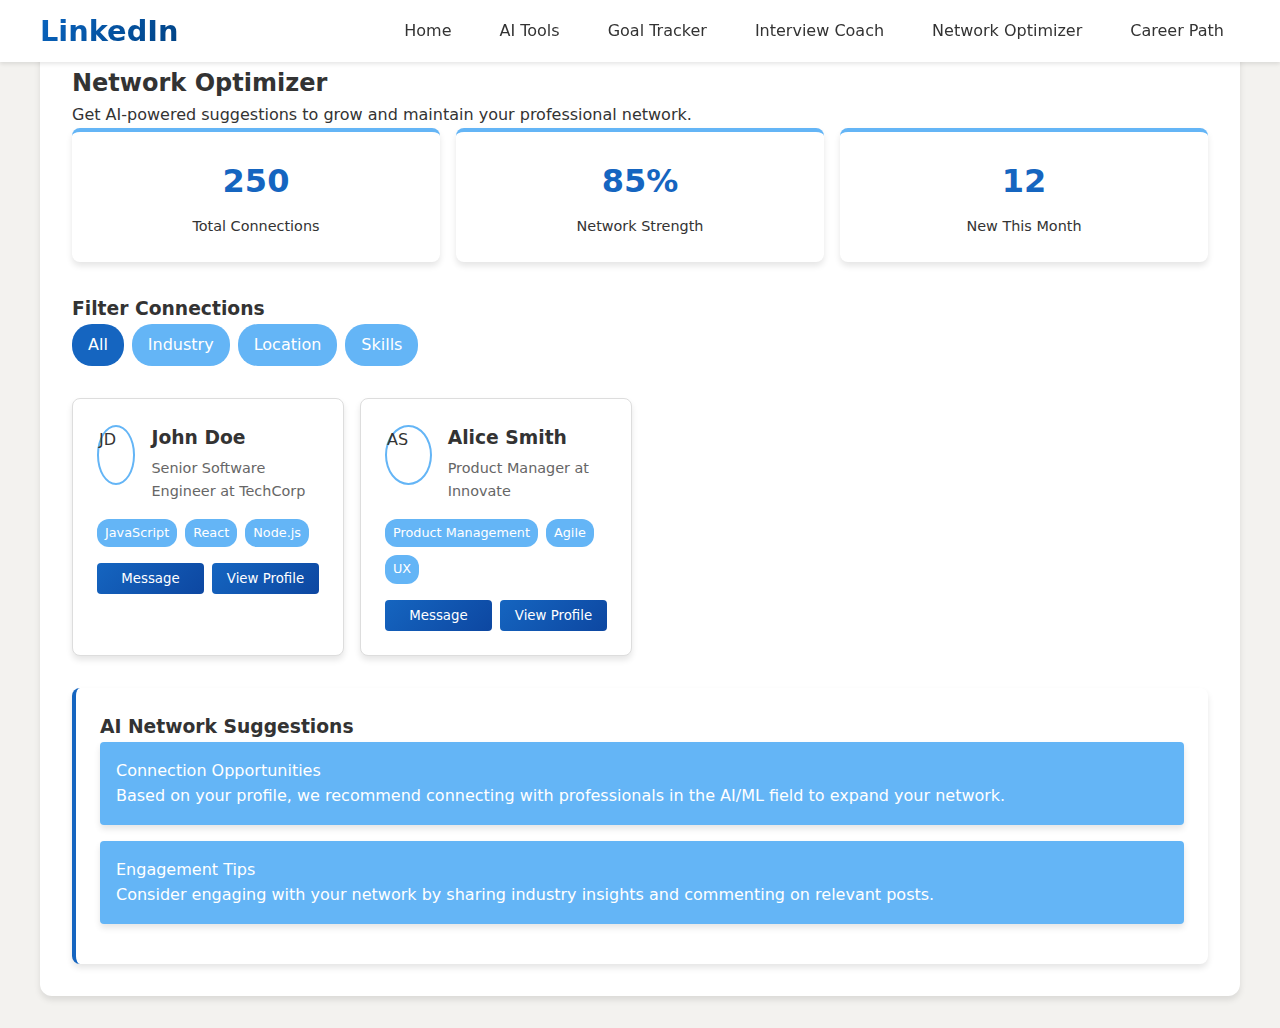
<file: network-optimizer.html>
<!DOCTYPE html>
<html lang="en">
<head>
    <meta charset="UTF-8">
    <meta name="viewport" content="width=device-width, initial-scale=1.0">
    <title>LinkedIn - Network Optimizer</title>
    <link rel="stylesheet" href="styles.css">
    <style>
        .network-optimizer {
            max-width: 1200px;
            margin: 2rem auto;
            padding: 2rem;
            background: white;
            border-radius: 12px;
            box-shadow: var(--card-shadow);
        }

        .stats-grid {
            display: grid;
            grid-template-columns: repeat(auto-fit, minmax(200px, 1fr));
            gap: 1rem;
            margin-bottom: 2rem;
        }

        .stat-card {
            background: white;
            padding: 1.5rem;
            border-radius: 8px;
            text-align: center;
            border-top: 4px solid var(--network-optimizer-accent);
            box-shadow: var(--card-shadow);
        }

        .stat-number {
            font-size: 2rem;
            font-weight: bold;
            color: var(--network-optimizer-primary);
            margin-bottom: 0.5rem;
        }

        .filter-tags {
            display: flex;
            gap: 0.5rem;
            margin-bottom: 2rem;
            flex-wrap: wrap;
        }

        .filter-tag {
            padding: 0.5rem 1rem;
            background: var(--network-optimizer-accent);
            color: white;
            border-radius: 20px;
            cursor: pointer;
            transition: all 0.3s ease;
        }

        .filter-tag:hover {
            transform: translateY(-2px);
            box-shadow: var(--card-shadow);
        }

        .filter-tag.active {
            background: var(--network-optimizer-primary);
        }

        .connection-grid {
            display: grid;
            grid-template-columns: repeat(auto-fill, minmax(250px, 1fr));
            gap: 1rem;
        }

        .connection-card {
            background: white;
            border: 1px solid var(--border-color);
            border-radius: 8px;
            padding: 1.5rem;
            box-shadow: var(--card-shadow);
            transition: transform 0.3s ease;
        }

        .connection-card:hover {
            transform: translateY(-5px);
            box-shadow: var(--card-hover-shadow);
        }

        .connection-avatar {
            width: 60px;
            height: 60px;
            border-radius: 50%;
            margin-bottom: 1rem;
            border: 2px solid var(--network-optimizer-accent);
        }

        .connection-tags {
            display: flex;
            gap: 0.5rem;
            margin: 1rem 0;
            flex-wrap: wrap;
        }

        .connection-tag {
            padding: 0.25rem 0.5rem;
            background: var(--network-optimizer-accent);
            color: white;
            border-radius: 12px;
            font-size: 0.8rem;
        }

        .connection-actions {
            display: flex;
            gap: 0.5rem;
            margin-top: 1rem;
        }

        .connection-actions button {
            flex: 1;
            background: var(--gradient-network);
            color: white;
            border: none;
            padding: 0.5rem;
            border-radius: 4px;
            cursor: pointer;
            transition: transform 0.2s ease;
        }

        .connection-actions button:hover {
            transform: translateY(-2px);
        }

        .ai-suggestions {
            margin-top: 2rem;
            padding: 1.5rem;
            background: white;
            border-radius: 8px;
            border-left: 4px solid var(--network-optimizer-primary);
            box-shadow: var(--card-shadow);
        }

        .suggestion-item {
            margin-bottom: 1rem;
            padding: 1rem;
            background: var(--network-optimizer-accent);
            color: white;
            border-radius: 4px;
            box-shadow: var(--card-shadow);
        }

        .connection-header {
            display: flex;
            align-items: center;
            gap: 1rem;
            margin-bottom: 1rem;
        }

        .connection-info h3 {
            color: #333;
            margin-bottom: 0.25rem;
        }

        .connection-info p {
            color: #666;
            font-size: 0.9rem;
        }

        @media (max-width: 768px) {
            .network-optimizer {
                margin: 1rem;
                padding: 1rem;
            }

            .connection-grid {
                grid-template-columns: 1fr;
            }
        }
    </style>
</head>
<body>
    <header class="header">
        <nav class="nav">
            <a href="index.html" class="logo">LinkedIn</a>
            <div class="nav-links">
                <a href="index.html">Home</a>
                <a href="ai-features.html">AI Tools</a>
                <a href="goal-tracker.html">Goal Tracker</a>
                <a href="interview-coach.html">Interview Coach</a>
                <a href="network-optimizer.html">Network Optimizer</a>
                <a href="career-path.html">Career Path</a>
            </div>
        </nav>
    </header>

    <main class="network-optimizer">
        <h2>Network Optimizer</h2>
        <p>Get AI-powered suggestions to grow and maintain your professional network.</p>

        <div class="stats-grid">
            <div class="stat-card">
                <div class="stat-number">250</div>
                <div class="stat-label">Total Connections</div>
            </div>
            <div class="stat-card">
                <div class="stat-number">85%</div>
                <div class="stat-label">Network Strength</div>
            </div>
            <div class="stat-card">
                <div class="stat-number">12</div>
                <div class="stat-label">New This Month</div>
            </div>
        </div>

        <div class="filter-section">
            <h3>Filter Connections</h3>
            <div class="filter-tags">
                <div class="filter-tag active" onclick="filterConnections('all')">All</div>
                <div class="filter-tag" onclick="filterConnections('industry')">Industry</div>
                <div class="filter-tag" onclick="filterConnections('location')">Location</div>
                <div class="filter-tag" onclick="filterConnections('skills')">Skills</div>
            </div>
        </div>

        <div class="connection-grid" id="connectionGrid">
            <!-- Sample connection cards -->
            <div class="connection-card">
                <div class="connection-header">
                    <div class="connection-avatar">JD</div>
                    <div class="connection-info">
                        <h3>John Doe</h3>
                        <p>Senior Software Engineer at TechCorp</p>
                    </div>
                </div>
                <div class="connection-tags">
                    <span class="connection-tag">JavaScript</span>
                    <span class="connection-tag">React</span>
                    <span class="connection-tag">Node.js</span>
                </div>
                <div class="connection-actions">
                    <button class="btn">Message</button>
                    <button class="btn">View Profile</button>
                </div>
            </div>

            <div class="connection-card">
                <div class="connection-header">
                    <div class="connection-avatar">AS</div>
                    <div class="connection-info">
                        <h3>Alice Smith</h3>
                        <p>Product Manager at Innovate</p>
                    </div>
                </div>
                <div class="connection-tags">
                    <span class="connection-tag">Product Management</span>
                    <span class="connection-tag">Agile</span>
                    <span class="connection-tag">UX</span>
                </div>
                <div class="connection-actions">
                    <button class="btn">Message</button>
                    <button class="btn">View Profile</button>
                </div>
            </div>
        </div>

        <div class="ai-suggestions">
            <h3>AI Network Suggestions</h3>
            <div class="suggestion-item">
                <div class="suggestion-title">Connection Opportunities</div>
                <div class="suggestion-text">
                    Based on your profile, we recommend connecting with professionals in the AI/ML field to expand your network.
                </div>
            </div>
            <div class="suggestion-item">
                <div class="suggestion-title">Engagement Tips</div>
                <div class="suggestion-text">
                    Consider engaging with your network by sharing industry insights and commenting on relevant posts.
                </div>
            </div>
        </div>
    </main>

    <script>
        function filterConnections(filter) {
            // Update active filter tag
            document.querySelectorAll('.filter-tag').forEach(tag => {
                tag.classList.remove('active');
            });
            event.target.classList.add('active');

            // In a real implementation, this would filter the connections
            // For now, we'll just show a message
            alert(`Filtering connections by ${filter}...`);
        }

        // Sample function to add a new connection
        function addConnection(name, title, company, tags) {
            const connectionGrid = document.getElementById('connectionGrid');
            const connectionCard = document.createElement('div');
            connectionCard.className = 'connection-card';
            
            const initials = name.split(' ').map(n => n[0]).join('');
            
            connectionCard.innerHTML = `
                <div class="connection-header">
                    <div class="connection-avatar">${initials}</div>
                    <div class="connection-info">
                        <h3>${name}</h3>
                        <p>${title} at ${company}</p>
                    </div>
                </div>
                <div class="connection-tags">
                    ${tags.map(tag => `<span class="connection-tag">${tag}</span>`).join('')}
                </div>
                <div class="connection-actions">
                    <button class="btn">Message</button>
                    <button class="btn">View Profile</button>
                </div>
            `;
            
            connectionGrid.appendChild(connectionCard);
        }
    </script>
</body>
</html>
</file>
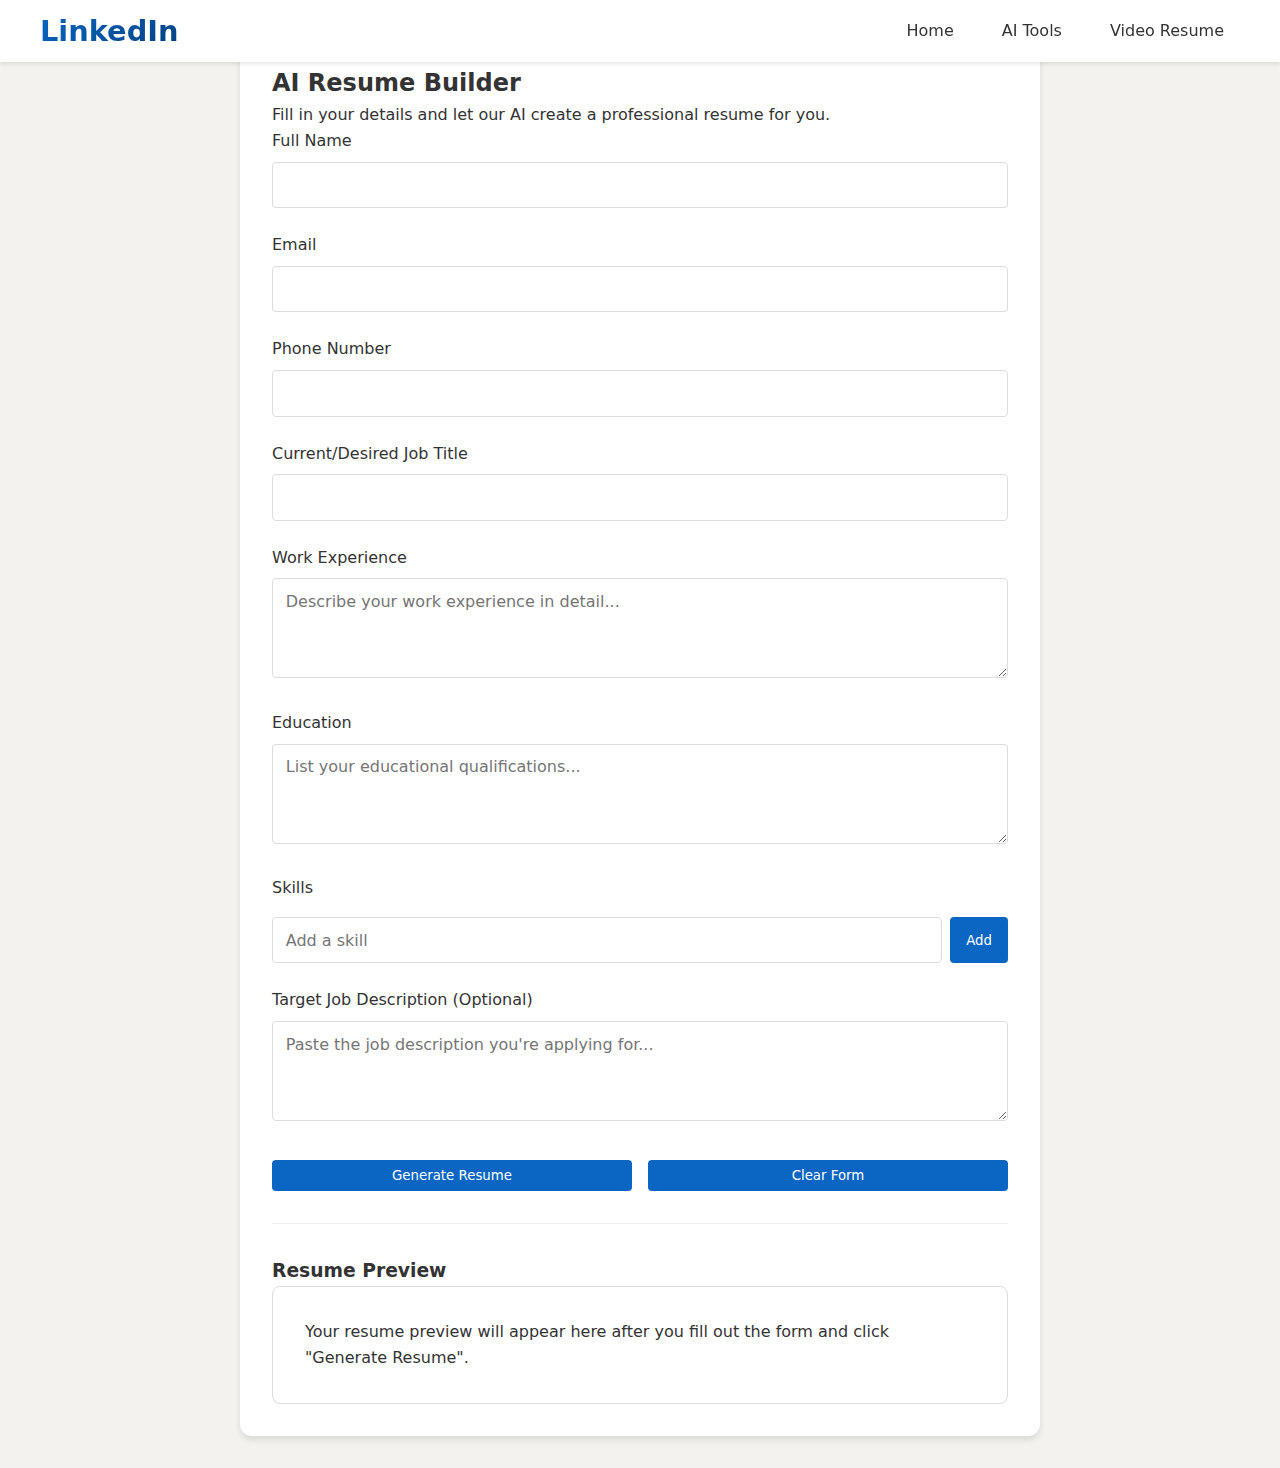
<file: resume-builder.html>
<!DOCTYPE html>
<html lang="en">
<head>
    <meta charset="UTF-8">
    <meta name="viewport" content="width=device-width, initial-scale=1.0">
    <title>LinkedIn - AI Resume Builder</title>
    <link rel="stylesheet" href="styles.css">
    <style>
        .resume-builder {
            max-width: 800px;
            margin: 2rem auto;
            padding: 2rem;
            background: white;
            border-radius: 12px;
            box-shadow: 0 4px 6px rgba(0, 0, 0, 0.1);
        }

        .form-group {
            margin-bottom: 1.5rem;
        }

        .form-group label {
            display: block;
            margin-bottom: 0.5rem;
            color: #333;
            font-weight: 500;
        }

        .form-group input,
        .form-group textarea,
        .form-group select {
            width: 100%;
            padding: 0.8rem;
            border: 1px solid #ddd;
            border-radius: 4px;
            font-size: 1rem;
        }

        .form-group textarea {
            min-height: 100px;
            resize: vertical;
        }

        .skill-tags {
            display: flex;
            flex-wrap: wrap;
            gap: 0.5rem;
            margin-top: 0.5rem;
        }

        .skill-tag {
            background-color: #e1f3ff;
            color: #0a66c2;
            padding: 0.3rem 0.8rem;
            border-radius: 20px;
            font-size: 0.9rem;
            display: flex;
            align-items: center;
            gap: 0.5rem;
        }

        .skill-tag button {
            background: none;
            border: none;
            color: #0a66c2;
            cursor: pointer;
            font-size: 1rem;
        }

        .add-skill {
            display: flex;
            gap: 0.5rem;
            margin-top: 0.5rem;
        }

        .add-skill input {
            flex: 1;
        }

        .preview-section {
            margin-top: 2rem;
            padding-top: 2rem;
            border-top: 1px solid #eee;
        }

        .resume-preview {
            background: white;
            padding: 2rem;
            border: 1px solid #ddd;
            border-radius: 8px;
        }

        .action-buttons {
            display: flex;
            gap: 1rem;
            margin-top: 2rem;
        }

        .action-buttons button {
            flex: 1;
        }

        .ai-suggestions {
            margin-top: 2rem;
            padding: 1.5rem;
            background: #f8f9fa;
            border-radius: 8px;
            border-left: 4px solid #0a66c2;
        }

        .ai-suggestions h3 {
            color: #0a66c2;
            margin-bottom: 1rem;
        }

        .suggestion-item {
            margin-bottom: 1rem;
            padding: 1rem;
            background: white;
            border-radius: 4px;
            box-shadow: 0 1px 3px rgba(0,0,0,0.1);
        }

        .suggestion-item p {
            margin-bottom: 0.5rem;
        }

        .suggestion-item button {
            background: #e1f3ff;
            color: #0a66c2;
            border: none;
            padding: 0.5rem 1rem;
            border-radius: 4px;
            cursor: pointer;
            font-size: 0.9rem;
        }

        @media (max-width: 768px) {
            .resume-builder {
                margin: 1rem;
                padding: 1rem;
            }

            .action-buttons {
                flex-direction: column;
            }
        }
    </style>
</head>
<body>
    <header class="header">
        <nav class="nav">
            <a href="index.html" class="logo">LinkedIn</a>
            <div class="nav-links">
                <a href="index.html">Home</a>
                <a href="ai-features.html">AI Tools</a>
                <a href="#video">Video Resume</a>
            </div>
        </nav>
    </header>

    <main class="resume-builder">
        <h2>AI Resume Builder</h2>
        <p>Fill in your details and let our AI create a professional resume for you.</p>

        <form id="resumeForm">
            <div class="form-group">
                <label for="fullName">Full Name</label>
                <input type="text" id="fullName" required>
            </div>

            <div class="form-group">
                <label for="email">Email</label>
                <input type="email" id="email" required>
            </div>

            <div class="form-group">
                <label for="phone">Phone Number</label>
                <input type="tel" id="phone" required>
            </div>

            <div class="form-group">
                <label for="jobTitle">Current/Desired Job Title</label>
                <input type="text" id="jobTitle" required>
            </div>

            <div class="form-group">
                <label for="experience">Work Experience</label>
                <textarea id="experience" required placeholder="Describe your work experience in detail..."></textarea>
            </div>

            <div class="form-group">
                <label for="education">Education</label>
                <textarea id="education" required placeholder="List your educational qualifications..."></textarea>
            </div>

            <div class="form-group">
                <label>Skills</label>
                <div class="skill-tags" id="skillTags"></div>
                <div class="add-skill">
                    <input type="text" id="newSkill" placeholder="Add a skill">
                    <button type="button" class="btn" onclick="addSkill()">Add</button>
                </div>
            </div>

            <div class="form-group">
                <label for="jobDescription">Target Job Description (Optional)</label>
                <textarea id="jobDescription" placeholder="Paste the job description you're applying for..."></textarea>
            </div>

            <div class="action-buttons">
                <button type="submit" class="btn">Generate Resume</button>
                <button type="button" class="btn" onclick="clearForm()">Clear Form</button>
            </div>
        </form>

        <div class="ai-suggestions" id="aiSuggestions" style="display: none;">
            <h3>AI Suggestions</h3>
            <div class="suggestion-item">
                <p>Based on your experience, we suggest adding these keywords to your resume:</p>
                <p class="keywords">JavaScript, React, Node.js, AWS</p>
                <button onclick="applySuggestion('keywords')">Apply Suggestion</button>
            </div>
            <div class="suggestion-item">
                <p>Your work experience could be more impactful. Try this format:</p>
                <p class="experience">Led a team of 5 developers to deliver a new feature that increased user engagement by 30%</p>
                <button onclick="applySuggestion('experience')">Apply Suggestion</button>
            </div>
        </div>

        <div class="preview-section">
            <h3>Resume Preview</h3>
            <div class="resume-preview" id="resumePreview">
                <p>Your resume preview will appear here after you fill out the form and click "Generate Resume".</p>
            </div>
        </div>
    </main>

    <script>
        const skillTags = document.getElementById('skillTags');
        const newSkill = document.getElementById('newSkill');
        const resumeForm = document.getElementById('resumeForm');
        const resumePreview = document.getElementById('resumePreview');
        const aiSuggestions = document.getElementById('aiSuggestions');

        function addSkill() {
            const skill = newSkill.value.trim();
            if (skill) {
                const tag = document.createElement('div');
                tag.className = 'skill-tag';
                tag.innerHTML = `
                    ${skill}
                    <button type="button" onclick="this.parentElement.remove()">×</button>
                `;
                skillTags.appendChild(tag);
                newSkill.value = '';
            }
        }

        function clearForm() {
            resumeForm.reset();
            skillTags.innerHTML = '';
            resumePreview.innerHTML = '<p>Your resume preview will appear here after you fill out the form and click "Generate Resume".</p>';
            aiSuggestions.style.display = 'none';
        }

        function applySuggestion(type) {
            if (type === 'keywords') {
                const keywords = document.querySelector('.keywords').textContent;
                const skills = keywords.split(', ');
                skills.forEach(skill => {
                    if (!Array.from(skillTags.children).some(tag => tag.textContent.includes(skill))) {
                        addSkill(skill);
                    }
                });
            } else if (type === 'experience') {
                const experience = document.querySelector('.experience').textContent;
                document.getElementById('experience').value += '\n\n' + experience;
            }
        }

        resumeForm.addEventListener('submit', function(e) {
            e.preventDefault();
            
            // Get form data
            const formData = {
                fullName: document.getElementById('fullName').value,
                email: document.getElementById('email').value,
                phone: document.getElementById('phone').value,
                jobTitle: document.getElementById('jobTitle').value,
                experience: document.getElementById('experience').value,
                education: document.getElementById('education').value,
                skills: Array.from(skillTags.children).map(tag => tag.textContent.trim().replace('×', '')),
                jobDescription: document.getElementById('jobDescription').value
            };

            // Show AI suggestions
            aiSuggestions.style.display = 'block';

            // Generate resume preview
            generateResumePreview(formData);
        });

        function generateResumePreview(data) {
            const skillsList = data.skills.map(skill => `<li>${skill}</li>`).join('');
            
            resumePreview.innerHTML = `
                <h2>${data.fullName}</h2>
                <p>${data.jobTitle}</p>
                <p>${data.email} | ${data.phone}</p>
                
                <h3>Professional Summary</h3>
                <p>${generateSummary(data)}</p>
                
                <h3>Work Experience</h3>
                <div>${formatExperience(data.experience)}</div>
                
                <h3>Education</h3>
                <div>${formatEducation(data.education)}</div>
                
                <h3>Skills</h3>
                <ul>${skillsList}</ul>
            `;
        }

        function generateSummary(data) {
            // This would be replaced with actual AI-generated content
            return `Experienced ${data.jobTitle} with a strong background in ${data.skills.slice(0, 3).join(', ')}. 
                    Proven track record of success in ${data.experience.split('.')[0]}.`;
        }

        function formatExperience(experience) {
            return experience.split('\n').map(line => `<p>${line}</p>`).join('');
        }

        function formatEducation(education) {
            return education.split('\n').map(line => `<p>${line}</p>`).join('');
        }
    </script>
</body>
</html>
</file>
<file: styles.css>
:root {
    /* Base Colors */
    --primary-color: #0a66c2;
    --secondary-color: #004182;
    --accent-color: #70b5f9;
    --background-color: #f3f2ef;
    --text-color: #333;
    --light-text: #666;
    --border-color: #ddd;
    --success-color: #057642;
    --warning-color: #e7a33e;
    --error-color: #d11124;

    /* Feature-specific Colors */
    --goal-tracker-primary: #2e7d32;
    --goal-tracker-secondary: #1b5e20;
    --goal-tracker-accent: #81c784;

    --interview-coach-primary: #c62828;
    --interview-coach-secondary: #8e0000;
    --interview-coach-accent: #ef5350;

    --network-optimizer-primary: #1565c0;
    --network-optimizer-secondary: #0d47a1;
    --network-optimizer-accent: #64b5f6;

    --career-path-primary: #6a1b9a;
    --career-path-secondary: #4a148c;
    --career-path-accent: #ab47bc;

    /* Card Colors */
    --card-bg: white;
    --card-shadow: 0 4px 6px rgba(0, 0, 0, 0.1);
    --card-hover-shadow: 0 8px 16px rgba(0, 0, 0, 0.15);

    /* Gradient Colors */
    --gradient-primary: linear-gradient(135deg, var(--primary-color), var(--secondary-color));
    --gradient-goal: linear-gradient(135deg, var(--goal-tracker-primary), var(--goal-tracker-secondary));
    --gradient-interview: linear-gradient(135deg, var(--interview-coach-primary), var(--interview-coach-secondary));
    --gradient-network: linear-gradient(135deg, var(--network-optimizer-primary), var(--network-optimizer-secondary));
    --gradient-career: linear-gradient(135deg, var(--career-path-primary), var(--career-path-secondary));
}

* {
    margin: 0;
    padding: 0;
    box-sizing: border-box;
    font-family: -apple-system, system-ui, BlinkMacSystemFont, "Segoe UI", Roboto, "Helvetica Neue", Arial, sans-serif;
}

body {
    background-color: var(--background-color);
    color: var(--text-color);
    line-height: 1.6;
}

/* Header Styles */
.header {
    background: white;
    padding: 0.5rem 1rem;
    box-shadow: 0 2px 4px rgba(0, 0, 0, 0.1);
    position: fixed;
    width: 100%;
    top: 0;
    z-index: 100;
}

.nav {
    display: flex;
    justify-content: space-between;
    align-items: center;
    max-width: 1200px;
    margin: 0 auto;
}

.logo {
    font-size: 1.8rem;
    font-weight: bold;
    background: var(--gradient-primary);
    -webkit-background-clip: text;
    -webkit-text-fill-color: transparent;
}

.nav-links {
    display: flex;
    gap: 1rem;
}

.nav-links a {
    color: var(--text-color);
    text-decoration: none;
    padding: 0.5rem 1rem;
    font-weight: 500;
    transition: color 0.3s ease;
    position: relative;
}

.nav-links a::after {
    content: '';
    position: absolute;
    bottom: 0;
    left: 0;
    width: 0;
    height: 2px;
    background: var(--primary-color);
    transition: width 0.3s ease;
}

.nav-links a:hover::after {
    width: 100%;
}

/* Main Content */
.main-content {
    max-width: 1200px;
    margin: 4rem auto;
    padding: 1rem;
    display: grid;
    grid-template-columns: 2fr 1fr;
    gap: 1.5rem;
    align-items: start;
}

/* Enhanced Hero Section */
.hero {
    background-color: white;
    padding: 1.5rem;
    border-radius: 8px;
    box-shadow: 0 1px 3px rgba(0,0,0,0.1);
    display: grid;
    grid-template-columns: 1fr 1fr;
    gap: 1.5rem;
    position: relative;
    overflow: hidden;
    min-height: 400px;
    max-height: 600px;
}

.hero-content {
    padding-right: 1.5rem;
    display: flex;
    flex-direction: column;
    justify-content: center;
}

.hero h1 {
    color: var(--primary-color);
    margin-bottom: 0.8rem;
    font-size: 2.2rem;
    font-weight: 600;
}

.hero p {
    color: var(--text-color);
    line-height: 1.5;
    margin-bottom: 1.2rem;
    font-size: 1.1rem;
}

.profile-showcase {
    background: linear-gradient(135deg, #f5f5f5 0%, #ffffff 100%);
    padding: 2rem;
    border-radius: 8px;
    text-align: center;
    position: relative;
    max-height: 600px;
    display: flex;
    flex-direction: column;
    gap: 1rem;
}

.profile-image {
    width: 120px;
    height: 120px;
    border-radius: 50%;
    border: 4px solid white;
    box-shadow: 0 4px 12px rgba(0,0,0,0.1);
    margin: 0 auto 1rem;
    object-fit: cover;
}

.profile-name {
    font-size: 1.4rem;
    font-weight: 600;
    color: var(--text-color);
    margin-bottom: 0.3rem;
}

.profile-title {
    color: var(--text-color);
    margin-bottom: 0.5rem;
    font-size: 1rem;
}

.profile-stats {
    display: grid;
    grid-template-columns: repeat(3, 1fr);
    gap: 0.8rem;
    margin: 1rem 0;
}

.stat-item {
    background-color: white;
    padding: 0.8rem;
    border-radius: 8px;
    box-shadow: 0 2px 4px rgba(0,0,0,0.05);
}

.stat-number {
    font-size: 1.5rem;
    font-weight: 600;
    color: var(--primary-color);
    margin-bottom: 0.25rem;
}

.stat-label {
    font-size: 0.9rem;
    color: var(--text-color);
}

.profile-badges {
    display: flex;
    gap: 0.8rem;
    justify-content: center;
    margin-top: 1rem;
}

.badge {
    background-color: #e1f3ff;
    color: var(--primary-color);
    padding: 0.4rem 0.8rem;
    border-radius: 20px;
    font-size: 0.9rem;
    display: flex;
    align-items: center;
    gap: 0.4rem;
}

.connect-btn {
    background-color: var(--primary-color);
    color: white;
    padding: 0.6rem 1.5rem;
    border-radius: 25px;
    border: none;
    font-size: 1rem;
    font-weight: 600;
    cursor: pointer;
    transition: background-color 0.2s;
    margin-top: 1rem;
    align-self: center;
}

.connect-btn:hover {
    background-color: var(--secondary-color);
}

/* Feature Cards */
.feature-card {
    background-color: white;
    padding: 1.5rem;
    border-radius: 8px;
    box-shadow: 0 1px 3px rgba(0,0,0,0.1);
    margin-bottom: 1rem;
    cursor: pointer;
    transition: transform 0.2s;
    position: relative;
    overflow: hidden;
}

.feature-card:hover {
    transform: translateY(-5px);
}

.feature-card::before {
    content: '';
    position: absolute;
    top: 0;
    left: 0;
    width: 100%;
    height: 4px;
    background: linear-gradient(90deg, var(--primary-color), var(--success-color));
    opacity: 0;
    transition: opacity 0.3s;
}

.feature-card:hover::before {
    opacity: 1;
}

.feature-card h3 {
    color: var(--primary-color);
    margin-bottom: 0.5rem;
}

.feature-card p {
    color: var(--text-color);
    margin-bottom: 1rem;
}

.btn {
    background-color: var(--primary-color);
    color: white;
    padding: 0.5rem 1rem;
    border: none;
    border-radius: 4px;
    cursor: pointer;
    text-decoration: none;
    display: inline-block;
}

.btn:hover {
    background-color: var(--secondary-color);
}

/* AI Chat Demo */
.ai-chat {
    background-color: #f8f9fa;
    padding: 1rem;
    border-radius: 8px;
    margin-top: 1rem;
}

.chat-message {
    background-color: white;
    padding: 0.5rem;
    margin: 0.5rem 0;
    border-radius: 4px;
}

/* Video Resume Demo */
.video-demo {
    text-align: center;
    margin-top: 1rem;
}

.mic-button {
    width: 60px;
    height: 60px;
    border-radius: 50%;
    background-color: var(--primary-color);
    color: white;
    border: none;
    cursor: pointer;
    margin: 1rem auto;
    display: block;
}

/* New Feature Styles */
.badge-preview {
    display: flex;
    gap: 0.5rem;
    margin: 1rem 0;
}

.mini-badge {
    background-color: #e1f3ff;
    color: var(--primary-color);
    padding: 0.25rem 0.5rem;
    border-radius: 12px;
    font-size: 0.8rem;
}

.connection-preview {
    margin: 1rem 0;
    padding: 0.5rem;
    background-color: var(--background-color);
    border-radius: 4px;
}

.connection-stat {
    color: var(--success-color);
    font-size: 0.9rem;
    font-weight: 500;
}

.analytics-preview {
    display: flex;
    align-items: center;
    gap: 1rem;
    margin: 1rem 0;
}

.mini-chart {
    font-size: 1.5rem;
}

.trend-stat {
    color: var(--success-color);
    font-size: 0.9rem;
    font-weight: 500;
}

/* Responsive Design */
@media (max-width: 1024px) {
    /* Tablet Styles */
    .main-content {
        grid-template-columns: 1fr;
        padding: 0.5rem;
    }

    .hero {
        grid-template-columns: 1fr;
        min-height: auto;
        max-height: none;
    }

    .hero-content {
        padding-right: 0;
        margin-bottom: 1rem;
    }

    .profile-showcase {
        max-height: none;
    }

    .profile-stats {
        grid-template-columns: repeat(3, 1fr);
    }

    .feature-card {
        margin-bottom: 1rem;
    }
}

@media (max-width: 768px) {
    /* Mobile Styles */
    .header {
        padding: 0.5rem;
    }

    .nav {
        flex-direction: column;
        align-items: flex-start;
    }

    .nav-links {
        width: 100%;
        margin-top: 0.5rem;
        justify-content: space-around;
    }

    .nav-links a {
        padding: 0.3rem;
        font-size: 0.9rem;
    }

    .main-content {
        margin-top: 5rem;
        padding: 0.5rem;
    }

    .hero h1 {
        font-size: 1.8rem;
    }

    .hero p {
        font-size: 1rem;
    }

    .profile-image {
        width: 100px;
        height: 100px;
    }

    .profile-name {
        font-size: 1.2rem;
    }

    .profile-title {
        font-size: 0.9rem;
    }

    .profile-stats {
        grid-template-columns: repeat(3, 1fr);
        gap: 0.5rem;
    }

    .stat-item {
        padding: 0.5rem;
    }

    .stat-number {
        font-size: 1.2rem;
    }

    .stat-label {
        font-size: 0.8rem;
    }

    .profile-badges {
        flex-wrap: wrap;
        gap: 0.5rem;
    }

    .badge {
        font-size: 0.8rem;
        padding: 0.3rem 0.6rem;
    }

    .connect-btn {
        padding: 0.5rem 1rem;
        font-size: 0.9rem;
    }

    .feature-card {
        padding: 1rem;
    }

    .feature-card h3 {
        font-size: 1.1rem;
    }

    .feature-card p {
        font-size: 0.9rem;
    }

    .btn {
        padding: 0.4rem 0.8rem;
        font-size: 0.9rem;
    }

    .ai-chat {
        padding: 0.8rem;
    }

    .chat-message {
        padding: 0.4rem;
        font-size: 0.9rem;
    }

    .mic-button {
        width: 50px;
        height: 50px;
    }
}

@media (max-width: 480px) {
    /* Small Mobile Styles */
    .main-content {
        margin-top: 6rem;
    }

    .hero h1 {
        font-size: 1.5rem;
    }

    .profile-stats {
        grid-template-columns: 1fr;
        gap: 0.5rem;
    }

    .profile-badges {
        flex-direction: column;
        align-items: center;
    }

    .badge {
        width: 100%;
        justify-content: center;
    }

    .feature-card {
        margin-bottom: 0.8rem;
    }

    .badge-preview {
        flex-wrap: wrap;
        justify-content: center;
    }

    .mini-badge {
        font-size: 0.7rem;
    }

    .connection-preview {
        padding: 0.3rem;
    }

    .connection-stat {
        font-size: 0.8rem;
    }

    .analytics-preview {
        flex-direction: column;
        align-items: center;
        gap: 0.5rem;
    }

    .mini-chart {
        font-size: 1.2rem;
    }

    .trend-stat {
        font-size: 0.8rem;
    }
}

/* Additional Responsive Utilities */
@media (max-width: 768px) {
    .hide-on-mobile {
        display: none;
    }
}

@media (min-width: 769px) {
    .show-on-mobile {
        display: none;
    }
}

/* Ensure content doesn't overflow on small screens */
html, body {
    overflow-x: hidden;
    width: 100%;
}

/* Prevent horizontal scrolling */
.container {
    max-width: 100%;
    overflow-x: hidden;
}

/* Improve touch targets for mobile */
@media (max-width: 768px) {
    .btn, .connect-btn, .mic-button {
        min-height: 44px;
        min-width: 44px;
    }

    a, button {
        cursor: pointer;
    }
}

/* Improve readability on small screens */
@media (max-width: 768px) {
    body {
        font-size: 16px;
        line-height: 1.5;
    }

    h1, h2, h3 {
        line-height: 1.2;
    }
}

/* Enhanced Card Styles */
.card {
    background: var(--card-bg);
    border-radius: 12px;
    box-shadow: var(--card-shadow);
    padding: 1.5rem;
    transition: transform 0.3s ease, box-shadow 0.3s ease;
}

.card:hover {
    transform: translateY(-5px);
    box-shadow: var(--card-hover-shadow);
}

/* Feature-specific Button Styles */
.btn-goal {
    background: var(--gradient-goal);
    color: white;
}

.btn-interview {
    background: var(--gradient-interview);
    color: white;
}

.btn-network {
    background: var(--gradient-network);
    color: white;
}

.btn-career {
    background: var(--gradient-career);
    color: white;
}

/* Feature-specific Card Styles */
.card-goal {
    border-top: 4px solid var(--goal-tracker-primary);
}

.card-interview {
    border-top: 4px solid var(--interview-coach-primary);
}

.card-network {
    border-top: 4px solid var(--network-optimizer-primary);
}

.card-career {
    border-top: 4px solid var(--career-path-primary);
}

/* Enhanced Progress Bars */
.progress-bar {
    width: 100%;
    height: 8px;
    background: var(--border-color);
    border-radius: 4px;
    overflow: hidden;
}

.progress-goal {
    background: var(--gradient-goal);
}

.progress-interview {
    background: var(--gradient-interview);
}

.progress-network {
    background: var(--gradient-network);
}

.progress-career {
    background: var(--gradient-career);
}

/* Enhanced Tag Styles */
.tag-goal {
    background: var(--goal-tracker-accent);
    color: white;
}

.tag-interview {
    background: var(--interview-coach-accent);
    color: white;
}

.tag-network {
    background: var(--network-optimizer-accent);
    color: white;
}

.tag-career {
    background: var(--career-path-accent);
    color: white;
}

/* Enhanced Form Styles */
.form-group input:focus,
.form-group select:focus,
.form-group textarea:focus {
    border-color: var(--primary-color);
    box-shadow: 0 0 0 2px rgba(10, 102, 194, 0.2);
}

/* Enhanced Navigation */
.nav-links a {
    position: relative;
    padding: 0.5rem 1rem;
}

.nav-links a::after {
    content: '';
    position: absolute;
    bottom: 0;
    left: 0;
    width: 0;
    height: 2px;
    background: var(--primary-color);
    transition: width 0.3s ease;
}

.nav-links a:hover::after {
    width: 100%;
}

/* Enhanced Header */
.header {
    background: white;
    box-shadow: 0 2px 4px rgba(0, 0, 0, 0.1);
}

.logo {
    font-size: 1.8rem;
    font-weight: bold;
    background: var(--gradient-primary);
    -webkit-background-clip: text;
    -webkit-text-fill-color: transparent;
}
</file>
